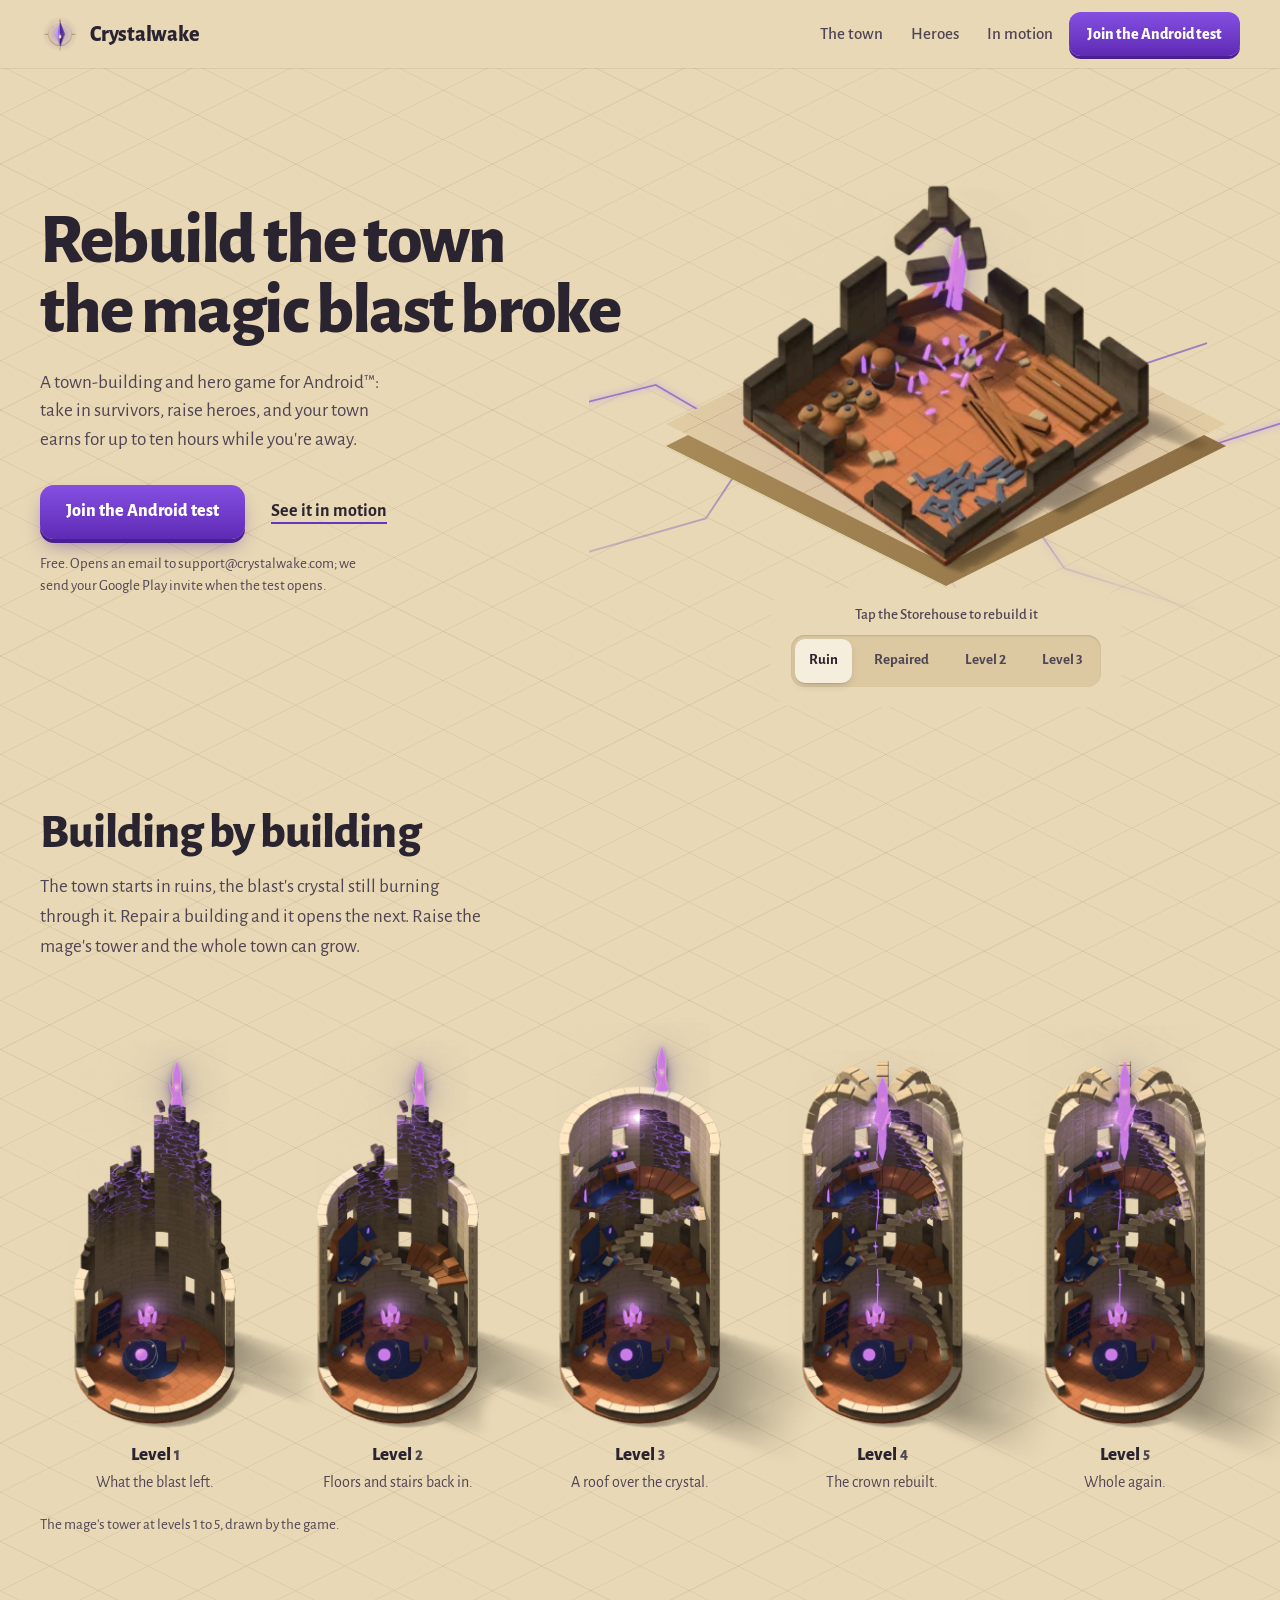
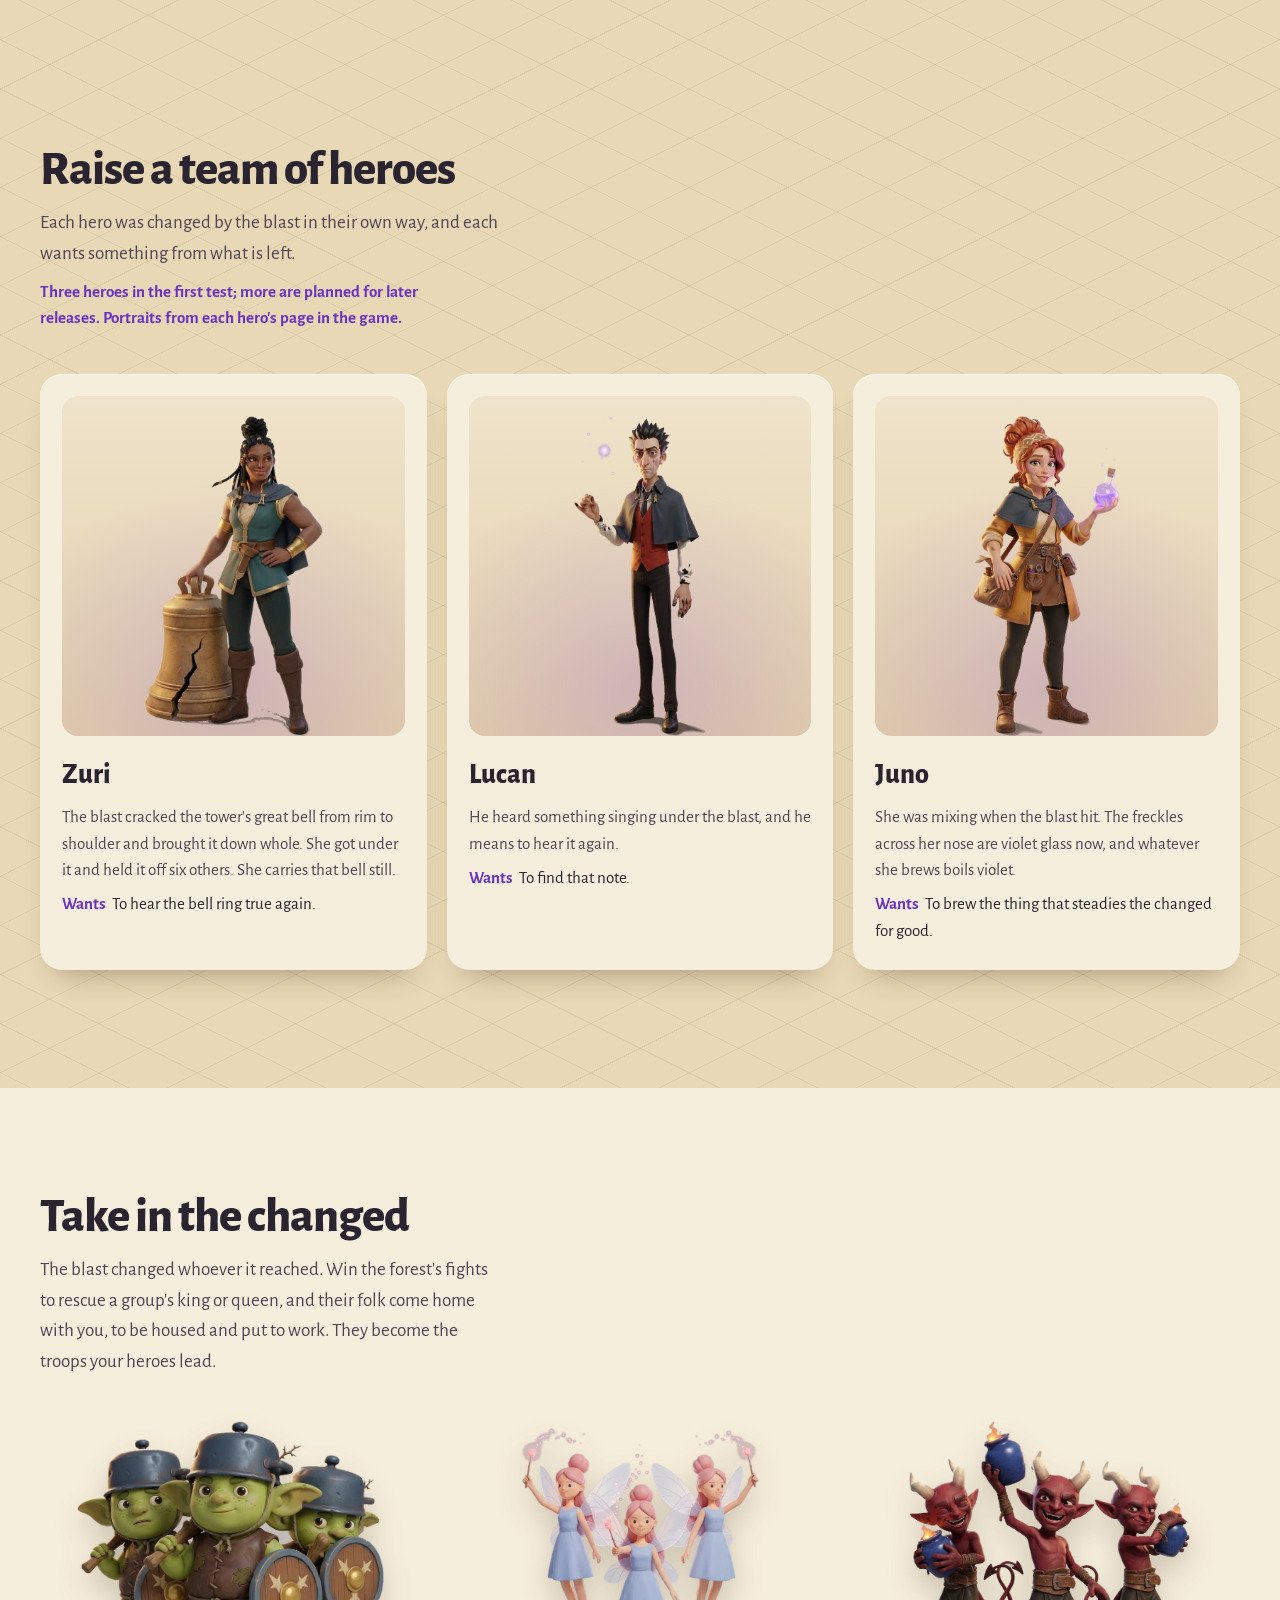
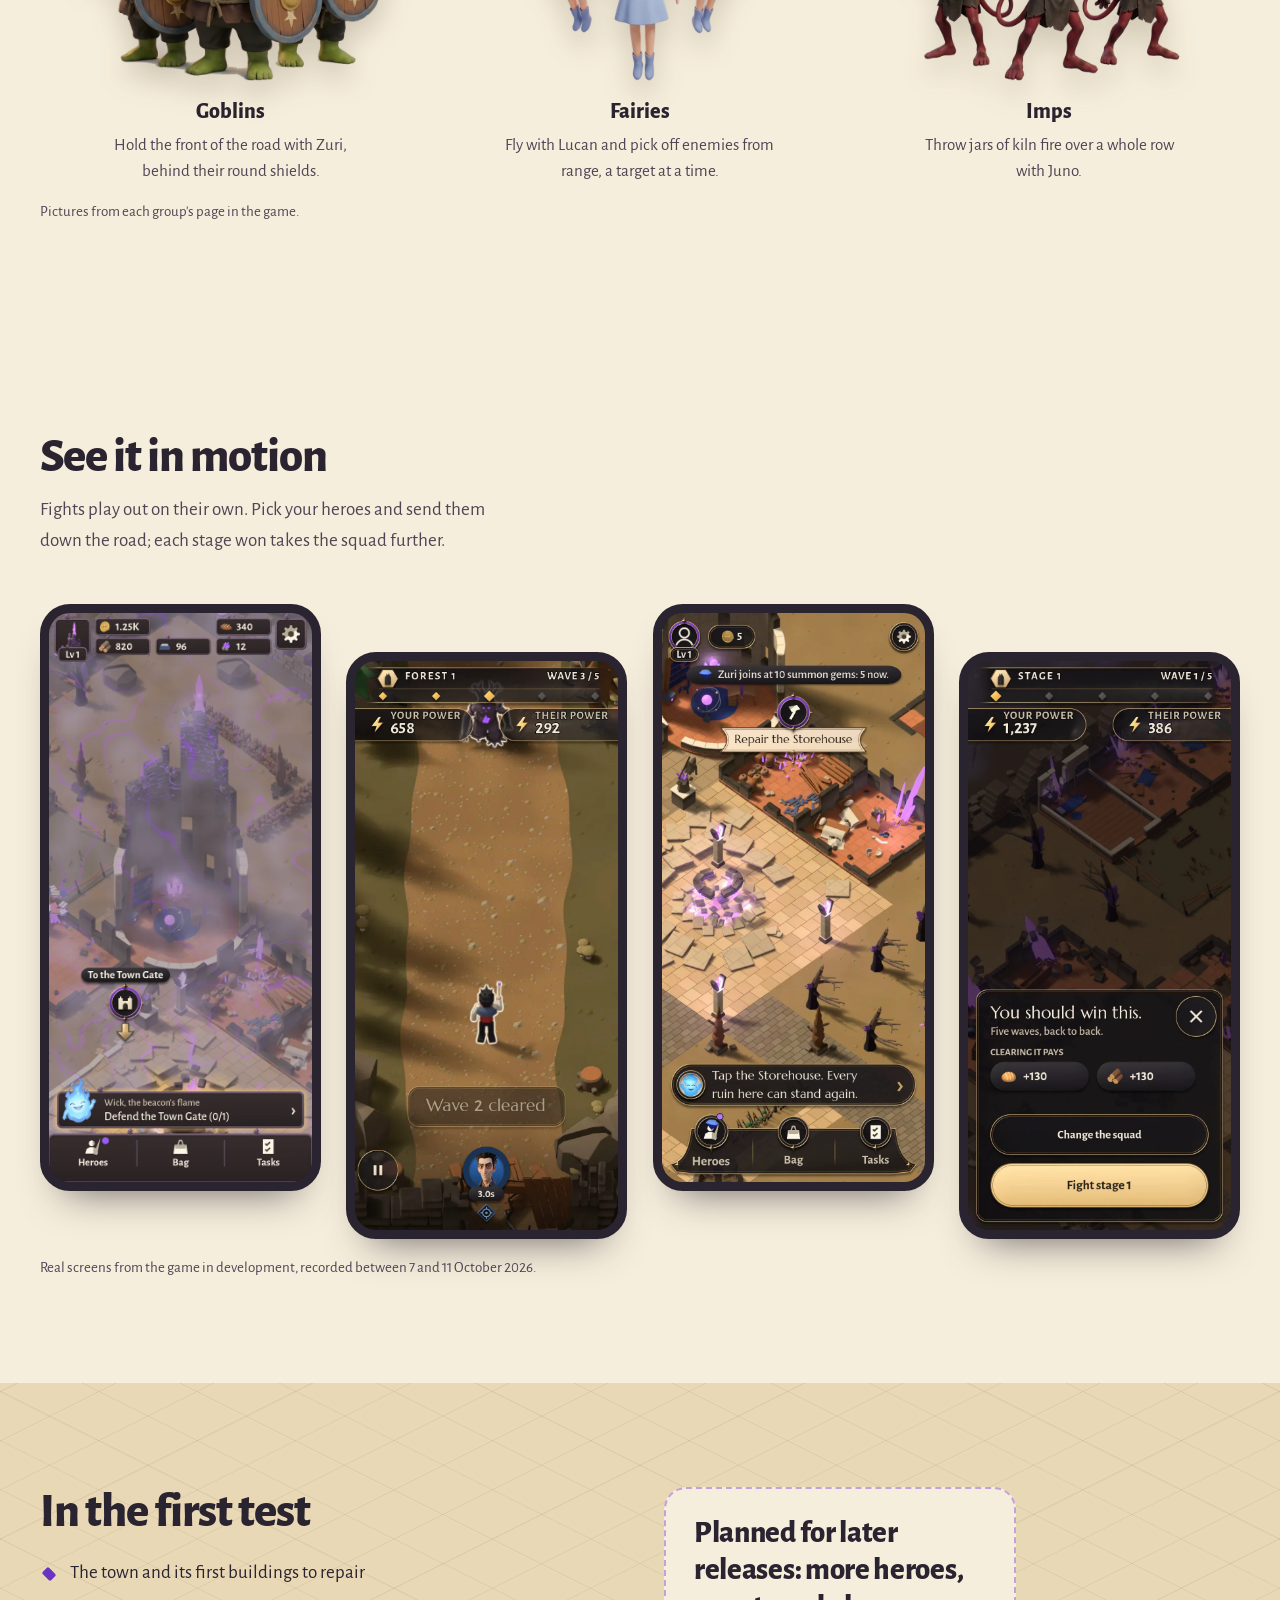
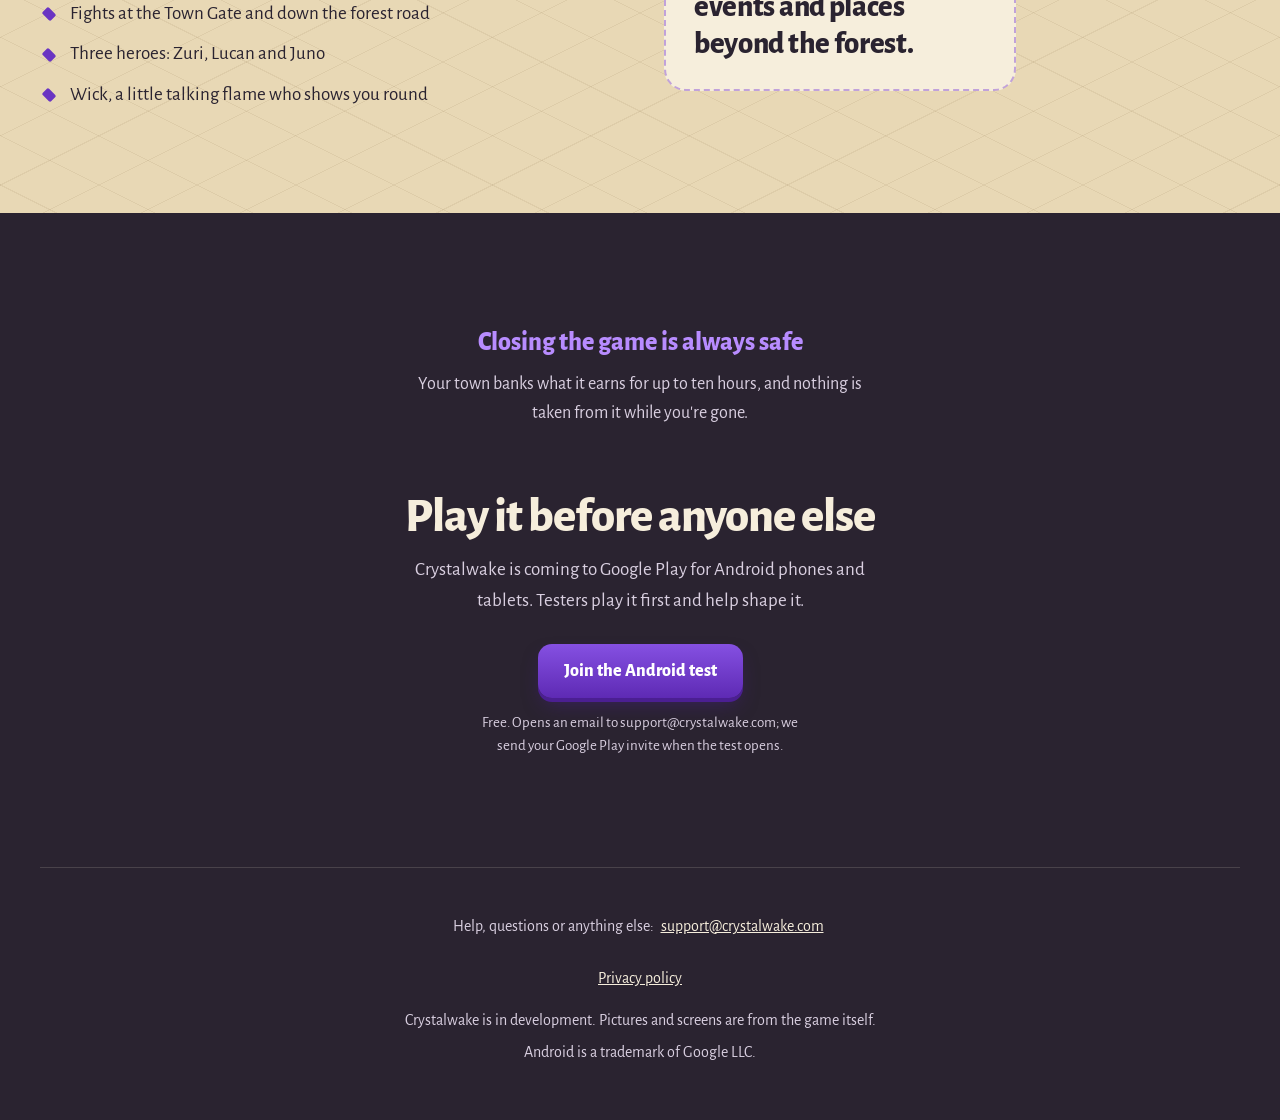
<file: index.html>
<!doctype html>
<html lang="en">
<head>
<meta charset="utf-8">
<meta name="viewport" content="width=device-width, initial-scale=1">
<title>Crystalwake: rebuild the town the magic blast broke</title>
<meta name="description" content="A town-building and hero game for Android phones and tablets. Rebuild a town a magic blast broke, take in its survivors, raise heroes and push back the mist. Join the Android test.">
<link rel="canonical" href="https://crystalwake.com/">
<meta property="og:type" content="website">
<meta property="og:url" content="https://crystalwake.com/">
<meta property="og:title" content="Crystalwake: rebuild the town the magic blast broke">
<meta property="og:description" content="A town-building and hero game for Android phones and tablets. Rebuild a town a magic blast broke, take in its survivors, raise heroes and push back the mist. Join the Android test.">
<meta property="og:image" content="https://crystalwake.com/assets/preview.jpg">
<meta property="og:image:alt" content="The Storehouse as the blast left it and rebuilt, with the name Crystalwake">
<meta name="twitter:card" content="summary_large_image">
<link rel="icon" href="assets/emblem.svg" type="image/svg+xml">
<link rel="preload" as="image" href="assets/store_ruin_body.webp">
<script>document.documentElement.classList.add('js')</script>
<style>
@font-face { font-family: "Marcellus"; src: url(assets/fonts/Marcellus-400.woff2) format("woff2"); font-weight: 400; font-display: swap; unicode-range: U+0000-00FF, U+0131, U+0152-0153, U+02BB-02BC, U+02C6, U+02DA, U+02DC, U+0304, U+0308, U+0329, U+2000-206F, U+20AC, U+2122, U+2191, U+2193, U+2212, U+2215, U+FEFF, U+FFFD; }
@font-face { font-family: "Alegreya Sans"; src: url([data-uri]) format("woff2"); font-weight: 400; font-display: block; unicode-range: U+0000-00FF, U+0131, U+0152-0153, U+02BB-02BC, U+02C6, U+02DA, U+02DC, U+0304, U+0308, U+0329, U+2000-206F, U+20AC, U+2122, U+2191, U+2193, U+2212, U+2215, U+FEFF, U+FFFD; }
@font-face { font-family: "Alegreya Sans"; src: url([data-uri]) format("woff2"); font-weight: 500; font-display: block; unicode-range: U+0000-00FF, U+0131, U+0152-0153, U+02BB-02BC, U+02C6, U+02DA, U+02DC, U+0304, U+0308, U+0329, U+2000-206F, U+20AC, U+2122, U+2191, U+2193, U+2212, U+2215, U+FEFF, U+FFFD; }
@font-face { font-family: "Alegreya Sans"; src: url([data-uri]) format("woff2"); font-weight: 700; font-display: block; unicode-range: U+0000-00FF, U+0131, U+0152-0153, U+02BB-02BC, U+02C6, U+02DA, U+02DC, U+0304, U+0308, U+0329, U+2000-206F, U+20AC, U+2122, U+2191, U+2193, U+2212, U+2215, U+FEFF, U+FFFD; }
@font-face { font-family: "Alegreya Sans"; src: url([data-uri]) format("woff2"); font-weight: 800; font-display: block; unicode-range: U+0000-00FF, U+0131, U+0152-0153, U+02BB-02BC, U+02C6, U+02DA, U+02DC, U+0304, U+0308, U+0329, U+2000-206F, U+20AC, U+2122, U+2191, U+2193, U+2212, U+2215, U+FEFF, U+FFFD; }
*, *::before, *::after { box-sizing: border-box; }
html { -webkit-text-size-adjust: 100%; scroll-padding-top: 72px; }
body { margin: 0; font-family: "Alegreya Sans", system-ui, sans-serif; font-size: 18px; line-height: 1.5; font-feature-settings: "lnum" 1; }
img, video { display: block; max-width: 100%; height: auto; }
[hidden] { display: none !important; }
html, body { overflow-x: clip; }
h1, h2, h3, p { margin: 0; }
p { text-wrap: pretty; }
a { color: inherit; }
.skip { position: absolute; left: 16px; top: -100px; z-index: 100; padding: 12px 16px; background: #fff; color: #000; font-weight: 700; }
.skip:focus { top: 12px; }
:focus-visible { outline: 3px solid var(--focus, #F3DDA6); outline-offset: 3px; border-radius: 4px; }
.sr-only { position: absolute; width: 1px; height: 1px; padding: 0; margin: -1px; overflow: hidden; clip: rect(0 0 0 0); white-space: nowrap; border: 0; }
.layered { position: relative; }
.layered img { position: absolute; inset: 0; width: 100%; height: 100%; }
.layered img.shadow { opacity: .55; }
.layered img.glow { opacity: .95; }
@media (prefers-reduced-motion: reduce) {
  *, *::before, *::after { animation-duration: .01ms !important; animation-delay: 0s !important; animation-iteration-count: 1 !important; transition-duration: .01ms !important; scroll-behavior: auto !important; }
}
.kbtn { display: inline-flex; align-items: center; justify-content: center; min-height: 56px; padding: 0 30px; border: 1px solid transparent; border-image: url(assets/kit_main.webp) 128 128 128 132 fill / 32px 32px 32px 33px / 14px stretch; font-weight: 800; font-size: 18px; color: #33210F; text-decoration: none; }
.kbtn:hover { filter: brightness(1.06); }
.kbtn:active { transform: translateY(1px); filter: brightness(.95); }
.kbtn.small { min-height: 46px; padding: 0 20px; font-size: 16px; border-image-width: 26px 26px 26px 27px; border-image-outset: 11px; }
.kpanel { border: 1px solid transparent; border-image: url(assets/kit_panel.webp) 152 fill / 38px / 14px stretch; padding: 28px; }
.kparch { position: relative; border: 1px solid transparent; border-image: url(assets/kit_parchment.webp) 304 100 fill / 50% 18px / 6px stretch; color: #3B2A1E; padding: 24px 34px 18px; min-height: 92px; }
.kplate { position: absolute; top: -16px; left: 30px; height: 30px; line-height: 30px; padding: 0 16px; border: 1px solid transparent; border-image: url(assets/kit_point.webp) 84 80 fill / 50% 23px / 8px stretch; font-family: "Marcellus", serif; font-size: 15px; color: #F3DDA6; white-space: nowrap; }
.clipbtn { all: unset; box-sizing: border-box; display: flex; align-items: center; justify-content: center; min-height: 44px; margin: 14px auto 0; padding: 0 18px; border-radius: 22px; font-weight: 700; font-size: 16px; cursor: pointer; background: rgba(127, 127, 127, .18); }
.clipbtn:focus-visible { outline: 3px solid var(--focus, #F3DDA6); outline-offset: 2px; }

:root {
  --sand: #E8D8B5; --sand-deep: #D3BC92; --sand-edge: #B89C6C; --dust: #F6EEDC; --ink: #2A2330; --ink-soft: #4F4554;
  --vein: #6A34C2; --vein-light: #B88CFF; --mist: #EEE7FA; --night: #2A2330; --focus: #8146D8;
}
body { background: var(--sand); color: var(--ink); }
.ground { background-color: var(--sand);
  background-image: repeating-linear-gradient(26.565deg, rgba(120, 92, 52, .09) 0 1px, transparent 1px 44px), repeating-linear-gradient(-26.565deg, rgba(120, 92, 52, .09) 0 1px, transparent 1px 44px); }
.bar { position: sticky; top: 0; z-index: 10; display: flex; align-items: center; gap: 24px; padding: 12px max(16px, calc((100% - 1200px) / 2)); background: rgba(232, 216, 181, .94); box-shadow: 0 1px 0 rgba(42, 35, 48, .08); }
.brand { display: flex; align-items: center; gap: 10px; min-height: 44px; text-decoration: none; font-weight: 800; font-size: 22px; letter-spacing: -.01em; color: var(--ink); }
.brand img { width: 40px; height: 40px; }
.bar nav { display: flex; align-items: center; gap: 4px; margin-left: auto; }
.bar nav a:not(.btn) { display: inline-flex; align-items: center; min-height: 44px; padding: 0 12px; text-decoration: none; font-weight: 500; font-size: 17px; color: var(--ink-soft); }
.bar nav a:not(.btn):hover { color: var(--ink); text-decoration: underline; text-decoration-color: var(--vein); text-underline-offset: 6px; }
.btn { display: inline-flex; align-items: center; justify-content: center; min-height: 54px; padding: 0 26px; border-radius: 14px; font-weight: 800; font-size: 18px; text-decoration: none; color: #fff;
  background: linear-gradient(180deg, #8550E2, #5E2AB4); box-shadow: 0 4px 0 #4B1F92, 0 10px 20px -6px rgba(75, 31, 146, .55); transition: transform .12s ease, box-shadow .12s ease; }
.btn:hover { transform: translateY(-1px); box-shadow: 0 5px 0 #4B1F92, 0 14px 24px -6px rgba(75, 31, 146, .6); }
.btn:active { transform: translateY(3px); box-shadow: 0 1px 0 #4B1F92; }
.btn.small { min-height: 44px; padding: 0 18px; font-size: 16px; border-radius: 12px; box-shadow: 0 3px 0 #4B1F92; }
.textlink { display: inline-flex; align-items: center; min-height: 44px; padding: 0 6px; font-weight: 700; font-size: 18px; color: var(--ink); text-underline-offset: 6px; text-decoration-thickness: 2px; text-decoration-color: var(--vein); }

.hero { position: relative; overflow: hidden; display: grid; grid-template-columns: minmax(0, 1fr) minmax(0, 1fr); align-items: center; gap: 24px; min-height: calc(84svh - 72px); padding: 8px max(16px, calc((100% - 1200px) / 2)) 24px; }
#town { padding-top: 56px; }
.veins { position: absolute; top: 0; bottom: 0; left: 46%; right: 0; width: 54%; height: 100%; pointer-events: none; -webkit-mask-image: linear-gradient(#000 58%, transparent 80%); mask-image: linear-gradient(#000 58%, transparent 80%); }
.veins path { fill: none; stroke: var(--vein); stroke-width: 2.2; stroke-linecap: round; opacity: .55; }
.veins path.glow { stroke: var(--vein-light); stroke-width: 9; opacity: .22; filter: blur(3px); }
.copy { position: relative; z-index: 2; max-width: 620px; }
h1 { font-weight: 800; font-size: clamp(44px, 5.6vw, 84px); line-height: .98; letter-spacing: -.025em; color: var(--ink); }
h1 .l { display: block; }
.sub { margin-top: 22px; font-size: clamp(19px, 1.5vw, 21px); line-height: 1.5; color: var(--ink-soft); max-width: 36ch; }
.actions { display: flex; flex-wrap: wrap; align-items: center; gap: 14px 20px; margin-top: 30px; }
.note { margin-top: 14px; font-size: 15px; color: var(--ink-soft); max-width: 42ch; }

.board { --k: 1; position: relative; z-index: 1; justify-self: center; width: calc(600px * var(--k)); height: calc(520px * var(--k) + 96px); }
.plot { position: absolute; left: 50%; top: calc(330px * var(--k)); width: calc(560px * var(--k)); height: calc(280px * var(--k)); transform: translate(-50%, -50%); }
.plot::before, .plot::after { content: ""; position: absolute; inset: 0; clip-path: polygon(50% 0, 100% 50%, 50% 100%, 0 50%); }
.plot::after { background: linear-gradient(90deg, #A88A58, #8C6E43); transform: translateY(calc(22px * var(--k))); z-index: -1; }
.plot::before { background-color: #E2CDA2; background-image: repeating-linear-gradient(26.565deg, rgba(120, 92, 52, .16) 0 1px, transparent 1px calc(36px * var(--k))), repeating-linear-gradient(-26.565deg, rgba(120, 92, 52, .16) 0 1px, transparent 1px calc(36px * var(--k))), radial-gradient(closest-side, rgba(129, 70, 216, .18), transparent); }
.building { all: unset; position: absolute; left: calc(50% - 197px * var(--k) * 1.12); top: calc(330px * var(--k) - 287px * var(--k) * 1.12); width: calc(462px * var(--k) * 1.12); height: calc(436px * var(--k) * 1.12); cursor: pointer; }
.building:focus-visible { outline: 3px solid var(--focus); outline-offset: -40px; border-radius: 24px; }
.state { position: absolute; inset: 0; opacity: 0; transition: opacity .35s ease, transform .35s ease; transform: translateY(6px); }
.state.on { opacity: 1; transform: none; }
.puff { position: absolute; left: 42%; top: 50%; width: 10px; height: 10px; border-radius: 50%; background: rgba(240, 228, 200, .95); opacity: 0; pointer-events: none; }
.building.built .puff { animation: puff .7s ease-out; }
.building.built .puff:nth-child(2) { --dx: -90px; --dy: -40px; } .building.built .puff:nth-child(3) { --dx: 80px; --dy: -54px; } .building.built .puff:nth-child(4) { --dx: -40px; --dy: 30px; } .building.built .puff:nth-child(5) { --dx: 110px; --dy: 20px; }
@keyframes puff { 0% { opacity: .9; transform: translate(0, 0) scale(1); } 100% { opacity: 0; transform: translate(var(--dx, 0), var(--dy, -60px)) scale(5); } }
.tap { position: absolute; left: 50%; top: calc(500px * var(--k)); transform: translateX(-50%); display: none; width: max-content; max-width: 100%; text-align: center; padding: 10px 14px 14px; border-radius: 18px; background: var(--sand); box-shadow: 0 0 0 6px var(--sand); }
html.js .tap { display: block; }
.tap p { font-size: 15px; font-weight: 500; color: var(--ink-soft); margin-bottom: 8px; }
.seg { display: inline-flex; padding: 4px; gap: 8px; border-radius: 14px; background: #DCC9A2; box-shadow: inset 0 1px 2px rgba(42, 35, 48, .18); }
.seg button { all: unset; box-sizing: border-box; min-height: 44px; min-width: 44px; padding: 0 14px; border-radius: 10px; font-weight: 700; font-size: 15px; color: var(--ink-soft); cursor: pointer; display: inline-flex; align-items: center; }
.seg button[aria-pressed="true"] { background: var(--dust); color: var(--ink); box-shadow: 0 1px 0 rgba(0, 0, 0, .08), 0 4px 10px -4px rgba(42, 35, 48, .3); }
.seg button:focus-visible { outline: 3px solid var(--focus); outline-offset: 1px; }
.mist { position: absolute; inset: -10%; pointer-events: none; z-index: 3; }
.mist span { position: absolute; border-radius: 50%; background: radial-gradient(closest-side, rgba(238, 231, 250, .96), rgba(238, 231, 250, .6) 55%, rgba(238, 231, 250, 0)); animation: clear 1.9s cubic-bezier(.3, .6, .2, 1) .35s both; }
.mist span:nth-child(1) { left: 40%; top: 18%; width: 60%; height: 64%; --mx: 30%; --my: -12%; }
.mist span:nth-child(2) { left: 52%; top: 40%; width: 56%; height: 58%; --mx: 40%; --my: 26%; animation-delay: .45s; }
.mist span:nth-child(3) { left: 30%; top: 46%; width: 48%; height: 50%; --mx: -36%; --my: 30%; animation-delay: .25s; }
@keyframes clear { from { opacity: 1; transform: none; } to { opacity: 0; transform: translate(var(--mx), var(--my)) scale(1.3); } }

section { position: relative; }
.wrap { width: min(1200px, 100% - 32px); margin: 0 auto; }
h2 { font-weight: 800; font-size: clamp(34px, 3.8vw, 56px); line-height: 1.02; letter-spacing: -.02em; color: var(--ink); text-wrap: balance; }
.lead { margin-top: 14px; font-size: 19px; line-height: 1.6; color: var(--ink-soft); max-width: 46ch; }
.band { padding: 104px 0; }

.levels { display: grid; grid-template-columns: repeat(5, minmax(0, 1fr)); gap: 12px; margin-top: 48px; }
.level { margin: 0; text-align: center; }
.level .layered { width: 200%; aspect-ratio: 937 / 953; margin: 0 0 -22% 3.2%; -webkit-mask-image: linear-gradient(to right, #000 40%, transparent 62%); mask-image: linear-gradient(to right, #000 40%, transparent 62%); }
.level figcaption { position: relative; }
.level figcaption { margin-top: 12px; }
.level b { display: block; font-weight: 800; font-size: 19px; }
.level span { font-size: 16px; color: var(--ink-soft); }
.levels-wrap { overflow: visible; }
.caption { margin-top: 18px; font-size: 15px; color: var(--ink-soft); max-width: 62ch; }
[data-fact^="date"] { white-space: nowrap; }

.changed { background: var(--dust); }
.changed .wrap { display: grid; grid-template-columns: minmax(0, 1fr) minmax(0, 1fr); gap: 48px; align-items: center; }
.folk-wrap { display: block !important; }
.folk { display: grid; grid-template-columns: repeat(3, minmax(0, 1fr)); gap: 28px; margin-top: 44px; }
.folk figure { margin: 0; text-align: center; }
.folk img { width: 100%; height: 260px; object-fit: contain; object-position: bottom; filter: drop-shadow(0 14px 14px rgba(70, 50, 30, .22)); }
.folk figcaption { margin: 14px auto 0; max-width: 30ch; font-size: 17px; line-height: 1.5; color: var(--ink-soft); }
.folk figcaption b { display: block; font-weight: 800; font-size: 22px; color: var(--ink); margin-bottom: 4px; }

.roster { display: grid; grid-auto-flow: column; grid-auto-columns: minmax(280px, 1fr); gap: 20px; margin: 24px -14px -30px; overflow-x: auto; scroll-snap-type: x mandatory; scroll-padding: 0 14px; padding: 20px 14px 44px; }
.card { scroll-snap-align: start; margin: 0; padding: 22px 22px 26px; border-radius: 22px; background: var(--dust); box-shadow: 0 1px 0 rgba(255, 255, 255, .6) inset, 0 18px 30px -18px rgba(70, 50, 30, .45); }
.card .portrait { height: 340px; display: flex; align-items: flex-end; justify-content: center; border-radius: 16px; background: radial-gradient(70% 60% at 50% 85%, rgba(129, 70, 216, .22), transparent), linear-gradient(#EFE3CB, #E2CFA9); overflow: hidden; }
.card img { height: 320px; width: auto; }
.card h3 { margin-top: 18px; font-weight: 800; font-size: 28px; }
.card p { margin-top: 8px; font-size: 17px; line-height: 1.55; color: var(--ink-soft); }
.card .wants { color: var(--ink); }
.card .wants b { color: var(--vein); margin-right: 6px; }
.more { margin-top: 10px; font-weight: 700; font-size: 17px; color: var(--vein); max-width: 46ch; }

.phones { display: grid; grid-template-columns: repeat(4, minmax(0, 1fr)); gap: clamp(12px, 2vw, 28px); margin-top: 48px; align-items: start; }
.phone { border: 9px solid var(--night); border-radius: 30px; overflow: hidden; background: var(--night); box-shadow: 0 24px 40px -24px rgba(42, 35, 48, .7); }
.phone:nth-child(even) { margin-top: 48px; }
.phone img, .phone video { width: 100%; aspect-ratio: 400 / 866; object-fit: cover; }
.phone.clip { position: relative; }
.phone.clip .clipbtn { position: absolute; left: 50%; top: 38%; transform: translateX(-50%); margin: 0; background: rgba(42, 35, 48, .82); color: #fff; white-space: nowrap; }

.news .wrap { display: grid; grid-template-columns: minmax(0, 1fr) minmax(0, 1fr); gap: 48px; align-items: start; }
.ticks { list-style: none; padding: 0; margin: 22px 0 0; display: grid; gap: 12px; font-size: 19px; }
.ticks li { position: relative; padding-left: 30px; }
.ticks li::before { content: ""; position: absolute; left: 3px; top: .45em; width: 12px; height: 12px; transform: rotate(45deg) scaleY(.75); background: var(--vein); border-radius: 2px; }
.next { font-weight: 800; font-size: clamp(24px, 2.4vw, 32px); line-height: 1.2; letter-spacing: -.01em; color: var(--ink); max-width: 22ch; padding: 26px 28px; border-radius: 22px; background: var(--dust); border: 2px dashed rgba(129, 70, 216, .45); }

.join { background: var(--night); color: var(--dust); text-align: center; padding: 110px 0; }
.join h2 { color: var(--dust); }
.join .lead, .join .note { color: #D9CFE0; margin-left: auto; margin-right: auto; }
.join .actions { justify-content: center; }
.away { margin: 0 auto 64px; max-width: 46ch; }
.away h3 { text-wrap: balance; font-weight: 800; font-size: 26px; color: var(--vein-light); }
.away p { margin-top: 8px; font-size: 18px; line-height: 1.6; color: #D9CFE0; }
.joinbar { display: none; }
@media (max-width: 760px) { html.js .joinbar { display: flex; position: fixed; left: 0; right: 0; bottom: 0; z-index: 20; justify-content: center; padding: 10px 16px calc(10px + env(safe-area-inset-bottom)); background: rgba(232, 216, 181, .94); box-shadow: 0 -6px 16px -8px rgba(42, 35, 48, .4); transform: translateY(110%); transition: transform .25s ease; } html.js .joinbar.on { transform: none; } html.js .joinbar .btn { width: 100%; max-width: 420px; } html.js footer { padding-bottom: 132px; } }
footer { background: var(--night); color: #D9CFE0; text-align: center; padding: 0 16px 56px; font-size: 16px; }
footer .rule { width: min(1200px, 100%); margin: 0 auto 36px; border-top: 1px solid rgba(246, 238, 220, .15); }
footer p + p { margin-top: 8px; }
footer a { display: inline-flex; align-items: center; min-height: 44px; padding: 0 4px; color: var(--dust); }

@media (min-width: 961px) and (max-width: 1279px) { .board { --k: .74; } }
@media (max-width: 960px) {
  .bar nav a:not(.btn) { display: none; }
  .hero { grid-template-columns: 1fr; min-height: 0; padding-top: 0; gap: 8px; }
  h1 { font-size: clamp(40px, 11vw, 60px); }
  .sub { margin-top: 14px; font-size: 18px; }
  .actions { margin-top: 22px; }
  .board { --k: .6; }
  .changed .wrap, .news .wrap { grid-template-columns: 1fr; gap: 28px; }
  .folk { grid-template-columns: 1fr; gap: 36px; }
  .folk img { height: 240px; }
  .levels { grid-template-columns: repeat(5, min(60%, 220px)); overflow-x: auto; scroll-snap-type: x mandatory; scroll-padding: 0 16px; margin: 40px calc(50% - 50vw) 0; padding: 0 16px 8px; }
  .levels::after { content: ""; width: 1px; }
  .level { scroll-snap-align: center; }
  .phones { grid-template-columns: repeat(2, minmax(0, 1fr)); }
  .phone:nth-child(even) { margin-top: 32px; }
  .roster { grid-auto-columns: min(82%, 340px); }
  .lead { font-size: 18px; }
  .band { padding: 80px 0; }
}
@media (max-width: 520px) { .bar nav .btn { display: none; } h1 .l { display: inline; } }
@media (prefers-reduced-motion: reduce) { .mist { display: none; } }
</style>
</head>
<body class="ground">
<a class="skip" href="#main">Skip to the page</a>
<header class="bar">
  <a class="brand" href="#top"><img src="assets/emblem.svg" alt="" width="40" height="40">Crystalwake</a>
  <nav aria-label="Sections">
    <a href="#town">The town</a><a href="#heroes">Heroes</a><a href="#motion">In motion</a>
    <a class="btn small" href="mailto:support@crystalwake.com?subject=Crystalwake%20Android%20test&amp;body=Please%20add%20me%20to%20the%20Crystalwake%20test.%20My%20Google%20account%20email%20for%20the%20Play%20invite%3A%20">Join the Android test</a>
  </nav>
</header>
<main id="main">
<section class="hero" id="top" aria-labelledby="h1">
  <svg class="veins" viewBox="560 0 880 820" preserveAspectRatio="xMinYMid slice" aria-hidden="true">
    <path class="glow" d="M1040 470 L1180 430 L1250 470 L1440 410 M1040 470 L960 560 L1010 640 L930 820 M1040 470 L860 420 L760 450 L640 380 L520 410 M1040 470 L1130 600 L1290 650 L1440 760"/>
    <path d="M1040 470 L1180 430 L1250 470 L1440 410 M1040 470 L960 560 L1010 640 L930 820 M1040 470 L860 420 L760 450 L640 380 L520 410 M1040 470 L1130 600 L1290 650 L1440 760 M1180 430 L1210 360 L1300 330 M760 450 L700 540 L560 580"/>
  </svg>
  <div class="copy">
    <h1 id="h1"><span class="l">Rebuild the town</span> <span class="l">the magic blast broke</span></h1>
    <p class="sub">A town-building and hero game for Android™: take in survivors, raise heroes, and your town earns for up to <span data-fact="bank_hours">ten</span> hours while you&#x27;re away.</p>
    <div class="actions">
      <a class="btn" href="mailto:support@crystalwake.com?subject=Crystalwake%20Android%20test&amp;body=Please%20add%20me%20to%20the%20Crystalwake%20test.%20My%20Google%20account%20email%20for%20the%20Play%20invite%3A%20">Join the Android test</a>
      <a class="textlink" href="#motion">See it in motion</a>
    </div>
    <p class="note">Free. Opens an email to support@crystalwake.com; we send your Google Play invite when the test opens.</p>
  </div>
  <div class="board">
    <div class="plot" aria-hidden="true"></div>
    <button class="building" type="button" aria-label="The Storehouse, from the ruin you find to its highest level. Tap to rebuild it." aria-describedby="store-state">
      <div class="state on" data-state="ruin"><div class="layered" style="position:absolute;inset:0"><img class="shadow" src="assets/store_ruin_shadow.webp" alt=""><img src="assets/store_ruin_body.webp" alt=""><img class="glow" src="assets/store_ruin_glow.webp" alt=""></div></div>
      <div class="state" data-state="repaired"><div class="layered" style="position:absolute;inset:0"><img class="shadow" src="assets/store_repaired_shadow.webp" alt=""><img src="assets/store_repaired_body.webp" alt=""><img class="glow" src="assets/store_repaired_glow.webp" alt=""></div></div>
      <div class="state" data-state="level2"><div class="layered" style="position:absolute;inset:0"><img class="shadow" src="assets/store_level2_shadow.webp" alt=""><img src="assets/store_level2_body.webp" alt=""><img class="glow" src="assets/store_level2_glow.webp" alt=""></div></div>
      <div class="state" data-state="level3"><div class="layered" style="position:absolute;inset:0"><img class="shadow" src="assets/store_level3_shadow.webp" alt=""><img src="assets/store_level3_body.webp" alt=""><img class="glow" src="assets/store_level3_glow.webp" alt=""></div></div>
      <span class="puff"></span><span class="puff"></span><span class="puff"></span><span class="puff"></span><span class="puff"></span>
    </button>
    <div class="tap">
      <p id="store-state" aria-live="polite"><span class="first">Tap the Storehouse to rebuild it</span><span class="after" hidden>Storehouse: <span class="name"></span></span></p>
      <div class="seg" role="group" aria-label="The Storehouse, from the ruin you find to its highest level. Tap to rebuild it.">
        <button type="button" data-state="ruin" aria-pressed="true"><span data-fact="store_state:ruin">Ruin</span></button>
        <button type="button" data-state="repaired" aria-pressed="false"><span data-fact="store_state:repaired">Repaired</span></button>
        <button type="button" data-state="level2" aria-pressed="false"><span data-fact="store_state:level2">Level 2</span></button>
        <button type="button" data-state="level3" aria-pressed="false"><span data-fact="store_state:level3">Level 3</span></button>
      </div>
    </div>
  </div>
  <div class="mist" aria-hidden="true"><span></span><span></span><span></span></div>
</section>

<section class="band" id="town" aria-labelledby="h-town">
  <div class="wrap">
    <h2 id="h-town">Building by building</h2>
    <p class="lead">The town starts in ruins, the blast&#x27;s crystal still burning through it. Repair a building and it opens the next. Raise the mage&#x27;s tower and the whole town can grow.</p>
    <div class="levels-wrap"><div class="levels">
      <figure class="level"><div class="layered"><img class="shadow" src="assets/tower_tier1_shadow.webp" alt="" loading="lazy"><img src="assets/tower_tier1_body.webp" alt="" loading="lazy"><img class="glow" src="assets/tower_tier1_glow.webp" alt="" loading="lazy"></div><figcaption><b>Level <span data-fact="level:1">1</span></b><span>What the blast left.</span></figcaption></figure>
      <figure class="level"><div class="layered"><img class="shadow" src="assets/tower_tier2_shadow.webp" alt="" loading="lazy"><img src="assets/tower_tier2_body.webp" alt="" loading="lazy"><img class="glow" src="assets/tower_tier2_glow.webp" alt="" loading="lazy"></div><figcaption><b>Level <span data-fact="level:2">2</span></b><span>Floors and stairs back in.</span></figcaption></figure>
      <figure class="level"><div class="layered"><img class="shadow" src="assets/tower_tier3_shadow.webp" alt="" loading="lazy"><img src="assets/tower_tier3_body.webp" alt="" loading="lazy"><img class="glow" src="assets/tower_tier3_glow.webp" alt="" loading="lazy"></div><figcaption><b>Level <span data-fact="level:3">3</span></b><span>A roof over the crystal.</span></figcaption></figure>
      <figure class="level"><div class="layered"><img class="shadow" src="assets/tower_tier4_shadow.webp" alt="" loading="lazy"><img src="assets/tower_tier4_body.webp" alt="" loading="lazy"><img class="glow" src="assets/tower_tier4_glow.webp" alt="" loading="lazy"></div><figcaption><b>Level <span data-fact="level:4">4</span></b><span>The crown rebuilt.</span></figcaption></figure>
      <figure class="level"><div class="layered"><img class="shadow" src="assets/tower_tier5_shadow.webp" alt="" loading="lazy"><img src="assets/tower_tier5_body.webp" alt="" loading="lazy"><img class="glow" src="assets/tower_tier5_glow.webp" alt="" loading="lazy"></div><figcaption><b>Level <span data-fact="level:5">5</span></b><span>Whole again.</span></figcaption></figure>
    </div></div>
    <p class="caption">The mage&#x27;s tower at levels <span data-fact="first_level">1</span> to <span data-fact="tower_levels">5</span>, drawn by the game.</p>
  </div>
</section>



<section class="band" id="heroes" aria-labelledby="h-heroes">
  <div class="wrap">
    <h2 id="h-heroes">Raise a team of heroes</h2>
    <p class="lead">Each hero was changed by the blast in their own way, and each wants something from what is left.</p>
    <p class="more"><span data-fact="hero_count_cap">Three</span> heroes in the first test; more are planned for later releases. Portraits from each hero&#x27;s page in the game.</p>
    <div class="roster">
      <figure class="card" data-hero="zuri"><div class="portrait"><img src="assets/zuri.webp" alt="Zuri, a hero resting a hand on a great cracked bell" loading="lazy" width="504" height="900"></div>
        <figcaption><h3><span data-fact="hero_name:zuri">Zuri</span></h3><p><span data-fact="story:zuri:1">The blast cracked the tower&#x27;s great bell from rim to shoulder and brought it down whole. She got under it and held it off six others. She carries that bell still.</span></p><p class="wants"><b>Wants</b><span data-fact="story:zuri:3">To hear the bell ring true again.</span></p></figcaption></figure>
      <figure class="card" data-hero="lucan"><div class="portrait"><img src="assets/lucan.webp" alt="Lucan, a hero in a red waistcoat with a violet glow at his fingertips" loading="lazy" width="371" height="900"></div>
        <figcaption><h3><span data-fact="hero_name:lucan">Lucan</span></h3><p><span data-fact="story:lucan:2">He heard something singing under the blast, and he means to hear it again.</span></p><p class="wants"><b>Wants</b><span data-fact="story:lucan:3">To find that note.</span></p></figcaption></figure>
      <figure class="card" data-hero="juno"><div class="portrait"><img src="assets/juno.webp" alt="Juno, a hero with a satchel, holding up a violet potion" loading="lazy" width="413" height="900"></div>
        <figcaption><h3><span data-fact="hero_name:juno">Juno</span></h3><p><span data-fact="story:juno:1">She was mixing when the blast hit. The freckles across her nose are violet glass now, and whatever she brews boils violet.</span></p><p class="wants"><b>Wants</b><span data-fact="story:juno:3">To brew the thing that steadies the changed for good.</span></p></figcaption></figure>
    </div>
  </div>
</section>

<section class="band changed" aria-labelledby="h-changed">
  <div class="wrap folk-wrap">
    <div><h2 id="h-changed">Take in the changed</h2><p class="lead">The blast changed whoever it reached. Win the forest&#x27;s fights to rescue a group&#x27;s king or queen, and their folk come home with you, to be housed and put to work. They become the troops your heroes lead.</p></div>
    <div class="folk">
      <figure data-follower="goblins" data-hero="zuri"><img src="assets/group_goblins.webp" alt="Goblins with pot helmets, clubs and round shields" loading="lazy" width="720" height="611"><figcaption><b>Goblins</b>Hold the front of the road with <span data-fact="hero_name:zuri">Zuri</span>, behind their round shields.</figcaption></figure>
      <figure data-follower="fairies" data-hero="lucan"><img src="assets/group_fairies.webp" alt="Fairies in blue dresses with pale wings and rose-tipped wands" loading="lazy" width="658" height="720"><figcaption><b>Fairies</b>Fly with <span data-fact="hero_name:lucan">Lucan</span> and pick off enemies from range, a target at a time.</figcaption></figure>
      <figure data-follower="imps" data-hero="juno"><img src="assets/group_imps.webp" alt="Crimson imps with horns and tails, holding jars of kiln fire" loading="lazy" width="720" height="667"><figcaption><b>Imps</b>Throw jars of kiln fire over a whole row with <span data-fact="hero_name:juno">Juno</span>.</figcaption></figure>
    </div>
    <p class="caption">Pictures from each group&#x27;s page in the game.</p>
  </div>
</section>

<section class="band changed" id="motion" aria-labelledby="h-motion">
  <div class="wrap" style="display:block">
    <h2 id="h-motion">See it in motion</h2>
    <p class="lead">Fights play out on their own. Pick your heroes and send them down the road; each stage won takes the squad further.</p>
    <div class="phones">
      <div class="phone"><img src="assets/screen_town.webp" alt="The town in the game: the ruined mage&#x27;s tower in the middle, violet cracks across the ground, the Town Gate marker and Wick&#x27;s task line at the bottom" loading="lazy" width="600" height="1299"></div>
      <div class="phone clip"><video src="assets/clip_forest.mp4" poster="assets/screen_forest.webp" muted loop playsinline preload="none" aria-label="A fight on the forest road, recorded from the game"></video><button class="clipbtn" type="button" hidden><span class="play">Play the clip</span><span class="pause" hidden>Pause the clip</span></button></div>
      <div class="phone"><img src="assets/screen_repair.webp" alt="The town in the game with the Storehouse marked for repair" loading="lazy" width="800" height="1732"></div>
      <div class="phone"><img src="assets/screen_fight.webp" alt="A fight in the game: a hero on a stone road facing a creature, with each side&#x27;s power at the top" loading="lazy" width="800" height="1732"></div>
    </div>
    <p class="caption">Real screens from the game in development, recorded <span data-fact="dates:clip_forest.mp4+screen_forest.webp+screen_town.webp+screen_repair.webp+screen_fight.webp">between 7 and 11 October 2026</span>.</p>
  </div>
</section>

<section class="band news" id="news" aria-labelledby="h-news">
  <div class="wrap">
    <div><h2 id="h-news">In the first test</h2><ul class="ticks"><li>The town and its first buildings to repair</li><li>Fights at the Town Gate and down the forest road</li><li><span data-fact="hero_count_cap">Three</span> heroes: <span data-fact="hero_names">Zuri, Lucan and Juno</span></li><li>Wick, a little talking flame who shows you round</li></ul></div>
    <p class="next">Planned for later releases: more heroes, events and places beyond the forest.</p>
  </div>
</section>

<section class="join" aria-labelledby="h-join">
  <div class="wrap">
    <div class="away"><h3>Closing the game is always safe</h3><p>Your town banks what it earns for up to <span data-fact="bank_hours">ten</span> hours, and nothing is taken from it while you&#x27;re gone.</p></div>
    <h2 id="h-join">Play it before anyone else</h2>
    <p class="lead">Crystalwake is coming to Google Play for Android phones and tablets. Testers play it first and help shape it.</p>
    <div class="actions" style="margin-top:28px"><a class="btn" href="mailto:support@crystalwake.com?subject=Crystalwake%20Android%20test&amp;body=Please%20add%20me%20to%20the%20Crystalwake%20test.%20My%20Google%20account%20email%20for%20the%20Play%20invite%3A%20">Join the Android test</a></div>
    <p class="note">Free. Opens an email to support@crystalwake.com; we send your Google Play invite when the test opens.</p>
  </div>
</section>
</main>
<div class="joinbar" aria-hidden="true"><a class="btn" href="mailto:support@crystalwake.com?subject=Crystalwake%20Android%20test&amp;body=Please%20add%20me%20to%20the%20Crystalwake%20test.%20My%20Google%20account%20email%20for%20the%20Play%20invite%3A%20" tabindex="-1">Join the Android test</a></div>
<footer>
  <div class="rule"></div>
  <p>Help, questions or anything else: <a href="mailto:support@crystalwake.com">support@crystalwake.com</a></p>
  <p><a href="/privacy/">Privacy policy</a></p>
  <p>Crystalwake is in development. Pictures and screens are from the game itself.</p>
  <p>Android is a trademark of Google LLC.</p>
</footer>
<script>
(() => {
  const reduce = matchMedia('(prefers-reduced-motion: reduce)').matches;
  const video = document.querySelector('#motion video');
  const hero = document.querySelector('.hero');
  const bar = document.querySelector('.joinbar');
  const seen = new Set();
  const place = () => { const on = !seen.has(hero) && !seen.has(join); bar.classList.toggle('on', on); bar.setAttribute('aria-hidden', String(!on)); bar.querySelector('a').tabIndex = on ? 0 : -1; };
  const join = document.querySelector('.join');
  new IntersectionObserver(es => { es.forEach(e => e.isIntersecting ? seen.add(e.target) : seen.delete(e.target)); place(); }).observe(hero);
  new IntersectionObserver(es => { es.forEach(e => e.isIntersecting ? seen.add(e.target) : seen.delete(e.target)); place(); }).observe(join);
  if (video && !reduce) new IntersectionObserver(([e]) => { if (e.isIntersecting) video.play().catch(() => {}); else video.pause(); }, { threshold: .3 }).observe(video);
  if (reduce && video) { video.pause(); const b = video.parentElement.querySelector('.clipbtn'); b.hidden = false; b.addEventListener('click', () => { const play = video.paused; if (play) video.play(); else video.pause(); b.querySelector('.play').hidden = play; b.querySelector('.pause').hidden = !play; }); }
  const segs = [...document.querySelectorAll('.seg button')];
  const order = segs.map(b => b.dataset.state);
  const names = Object.fromEntries(segs.map(b => [b.dataset.state, b.textContent]));
  const building = document.querySelector('.building');
  const states = [...building.querySelectorAll('.state')];
  const said = document.getElementById('store-state');
  let at = order[0];
  const set = (s) => {
    const up = order.indexOf(s) > order.indexOf(at);
    at = s;
    states.forEach(el => el.classList.toggle('on', el.dataset.state === s));
    segs.forEach(b => b.setAttribute('aria-pressed', String(b.dataset.state === s)));
    said.querySelector('.first').hidden = true; said.querySelector('.after').hidden = false; said.querySelector('.name').textContent = names[s];
    if (up && !reduce) { building.classList.remove('built'); void building.offsetWidth; building.classList.add('built'); }
  };
  building.addEventListener('click', () => set(order[(order.indexOf(at) + 1) % order.length]));
  segs.forEach(b => b.addEventListener('click', () => set(b.dataset.state)));
})();
</script>
</body>
</html>
</file>
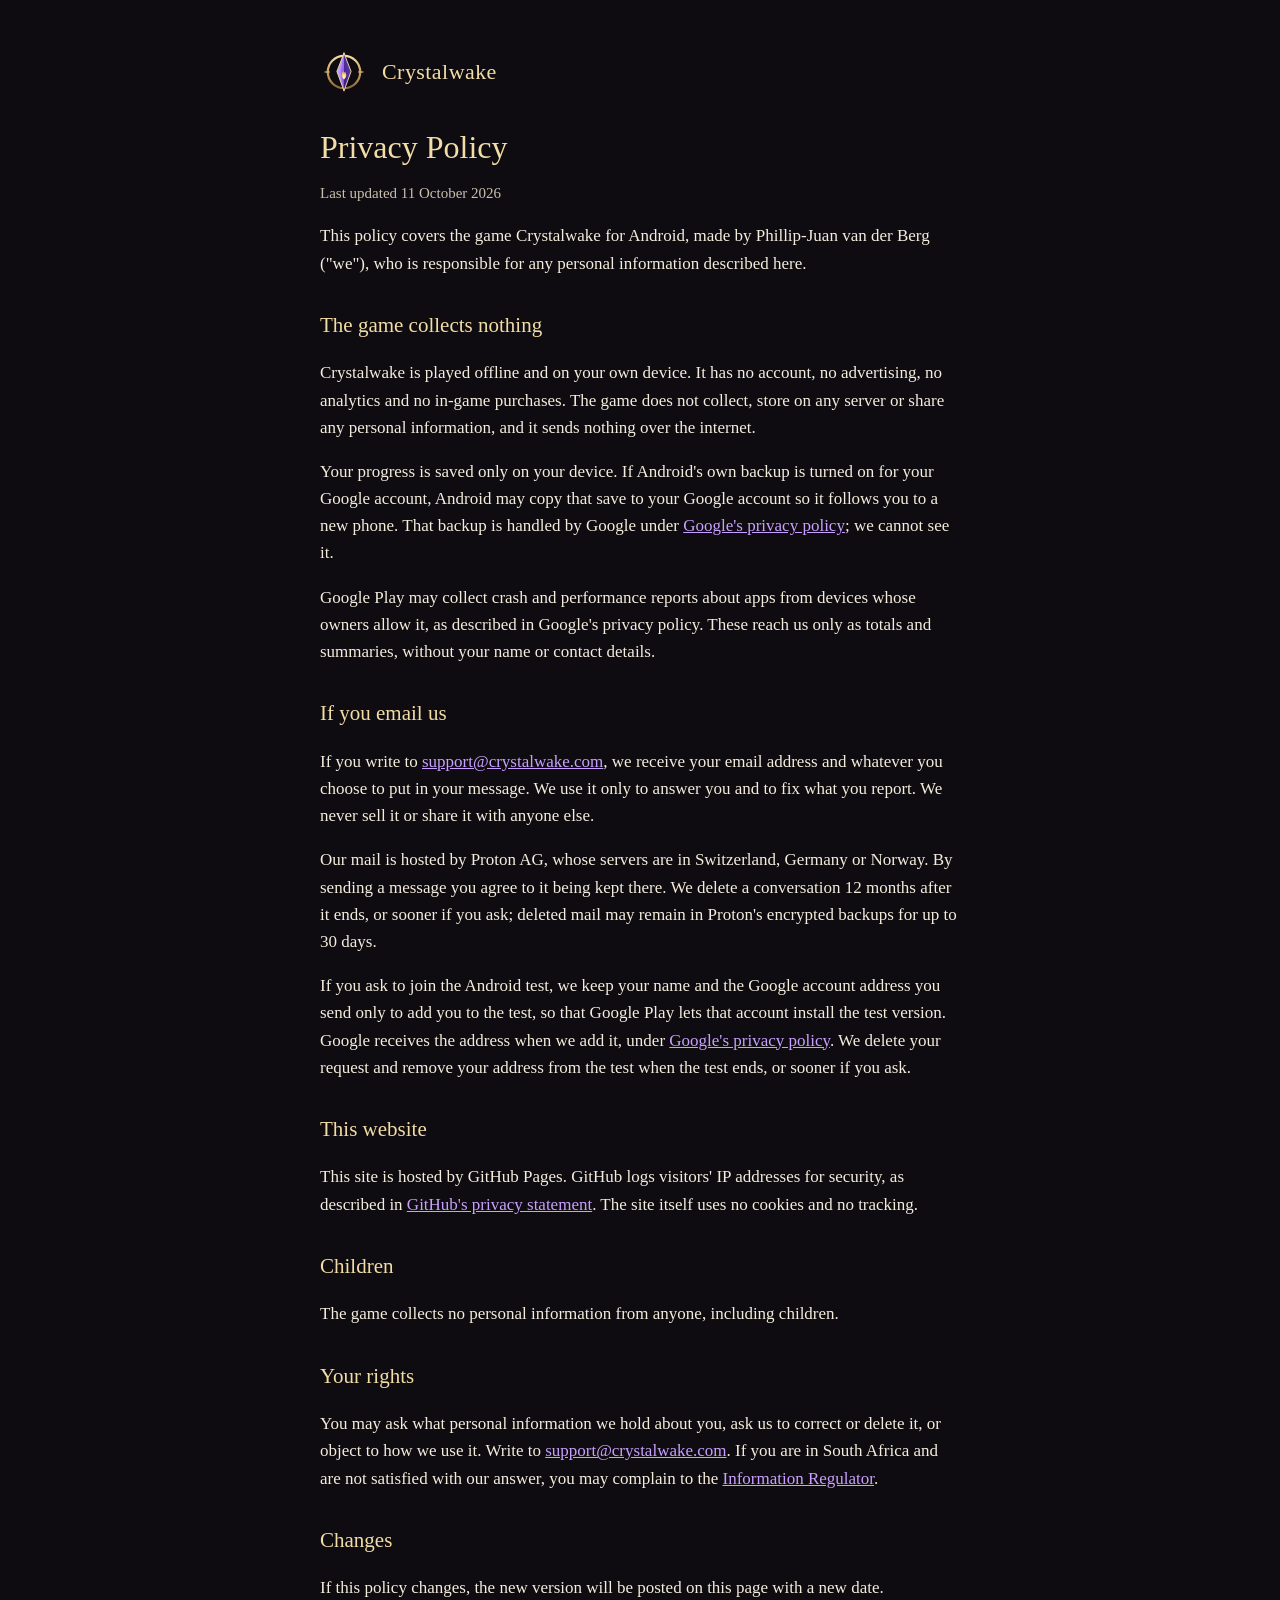
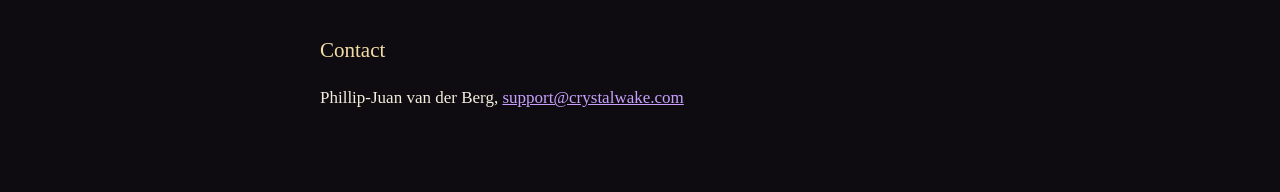
<file: privacy/index.html>
<!doctype html>
<html lang="en">
<head>
<meta charset="utf-8">
<meta name="viewport" content="width=device-width, initial-scale=1">
<title>Privacy Policy, Crystalwake</title>
<meta name="description" content="Crystalwake's privacy policy: the game collects and sends no personal data.">
<link rel="icon" href="/icon.svg" type="image/svg+xml">
<link rel="stylesheet" href="/style.css">
</head>
<body>
<main>
<header><img src="/icon.svg" alt=""><a href="/">Crystalwake</a></header>
<h1>Privacy Policy</h1>
<p class="muted">Last updated 11 October 2026</p>

<p>This policy covers the game Crystalwake for Android, made by Phillip-Juan van der Berg ("we"), who is responsible for any personal information described here.</p>

<h2>The game collects nothing</h2>
<p>Crystalwake is played offline and on your own device. It has no account, no advertising, no analytics and no in-game purchases. The game does not collect, store on any server or share any personal information, and it sends nothing over the internet.</p>
<p>Your progress is saved only on your device. If Android's own backup is turned on for your Google account, Android may copy that save to your Google account so it follows you to a new phone. That backup is handled by Google under <a href="https://policies.google.com/privacy">Google's privacy policy</a>; we cannot see it.</p>
<p>Google Play may collect crash and performance reports about apps from devices whose owners allow it, as described in Google's privacy policy. These reach us only as totals and summaries, without your name or contact details.</p>

<h2>If you email us</h2>
<p>If you write to <a href="mailto:support@crystalwake.com">support@crystalwake.com</a>, we receive your email address and whatever you choose to put in your message. We use it only to answer you and to fix what you report. We never sell it or share it with anyone else.</p>
<p>Our mail is hosted by Proton AG, whose servers are in Switzerland, Germany or Norway. By sending a message you agree to it being kept there. We delete a conversation 12 months after it ends, or sooner if you ask; deleted mail may remain in Proton's encrypted backups for up to 30 days.</p>
<p>If you ask to join the Android test, we keep your name and the Google account address you send only to add you to the test, so that Google Play lets that account install the test version. Google receives the address when we add it, under <a href="https://policies.google.com/privacy">Google's privacy policy</a>. We delete your request and remove your address from the test when the test ends, or sooner if you ask.</p>

<h2>This website</h2>
<p>This site is hosted by GitHub Pages. GitHub logs visitors' IP addresses for security, as described in <a href="https://docs.github.com/en/site-policy/privacy-policies/github-general-privacy-statement">GitHub's privacy statement</a>. The site itself uses no cookies and no tracking.</p>

<h2>Children</h2>
<p>The game collects no personal information from anyone, including children.</p>

<h2>Your rights</h2>
<p>You may ask what personal information we hold about you, ask us to correct or delete it, or object to how we use it. Write to <a href="mailto:support@crystalwake.com">support@crystalwake.com</a>. If you are in South Africa and are not satisfied with our answer, you may complain to the <a href="https://inforegulator.org.za/">Information Regulator</a>.</p>

<h2>Changes</h2>
<p>If this policy changes, the new version will be posted on this page with a new date.</p>

<h2>Contact</h2>
<p>Phillip-Juan van der Berg, <a href="mailto:support@crystalwake.com">support@crystalwake.com</a></p>
</main>
</body>
</html>
</file>
<file: style.css>
:root { --bg: #0E0C10; --ink: #F4ECDD; --muted: #C9BFAE; --gold: #F3DDA6; --violet: #C9A0FF; }
* { box-sizing: border-box; }
html { background: var(--bg); }
body { margin: 0; background: var(--bg); color: var(--ink); font: 17px/1.6 Georgia, "Times New Roman", serif; }
main { max-width: 42rem; margin: 0 auto; padding: 48px 16px 64px; }
header { display: flex; align-items: center; gap: 14px; margin-bottom: 32px; }
header img { width: 48px; height: 48px; }
header a { color: var(--gold); text-decoration: none; font-size: 22px; letter-spacing: 0.02em; }
h1 { font-size: 32px; line-height: 1.2; margin: 0 0 8px; color: var(--gold); font-weight: normal; }
h2 { font-size: 21px; margin: 32px 0 8px; color: var(--gold); font-weight: normal; }
p, li { color: var(--ink); }
.muted { color: var(--muted); font-size: 15px; }
a { color: var(--violet); }
a:focus-visible { outline: 2px solid var(--gold); outline-offset: 2px; }
</file>
